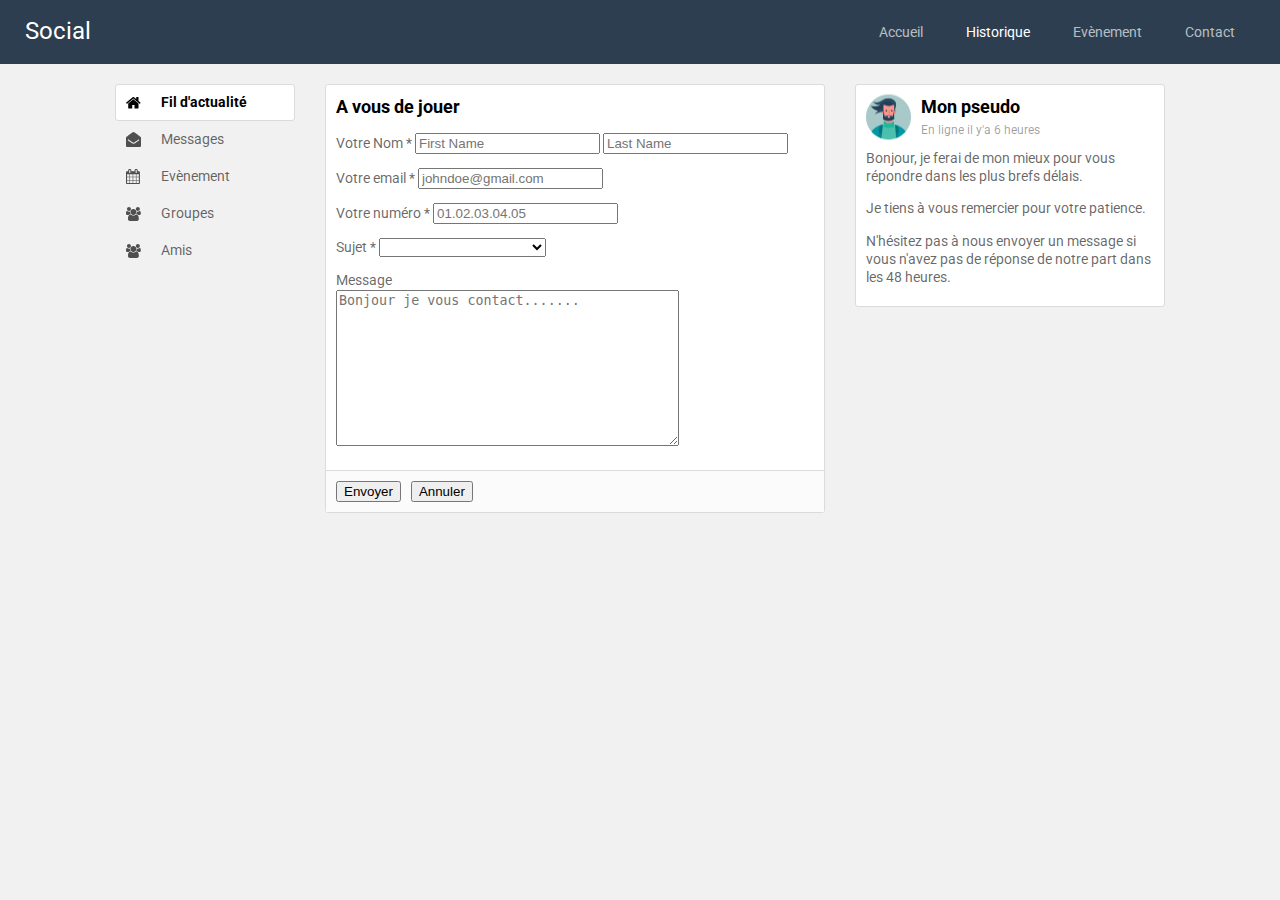
<file: SocialSite/pages/contact.html>
<!DOCTYPE html>
<html lang="en">
  <head>
    <meta charset="UTF-8" />
    <meta name="viewport" content="width=device-width, initial-scale=1.0" />
    <meta http-equiv="X-UA-Compatible" content="ie=edge" />
    <title>Réseau social</title>
    <link
      href="https://fonts.googleapis.com/css?family=Roboto:400,700"
      rel="stylesheet"
    />
    <link rel="stylesheet" href="/SocialSite/app.css" />
  </head>
  <body>
    <header class="topbar">
      <a href="/SocialSite/index.html" class="topbar-logo">Social</a>
      <nav class="topbar-nav">
        <a href="/SocialSite/index.html">Accueil</a>
        <a href="/SocialSite/pages/historique.html" class="active"
          >Historique</a
        >
        <a href="/SocialSite/pages/evenement.html">Evènement</a>
        <a href="/SocialSite/pages/contact.html">Contact</a>
      </nav>
    </header>
    <div class="container site">
      <nav class="sidebar">
        <a href="#" class="sidebar-home active">Fil d'actualité</a>
        <a href="#" class="sidebar-messages">Messages</a>
        <a href="#" class="sidebar-events">Evènement</a>
        <a href="#" class="sidebar-group">Groupes</a>
        <a href="#" class="sidebar-group">Amis</a>
      </nav>
      <main class="main">
        <article class="card">
          <form action="contact.html" class="form-contact">
            <header class="card-header">
              <h2 class="card-title">A vous de jouer</h2>
              <div class="card-date"></div>
            </header>
            <div class="card-body">
              <p>
                <label for="firstname">Votre Nom <sup>*</sup></label>
                <input
                  type="text"
                  name="firstname"
                  id="firstname"
                  placeholder="First Name"
                  required
                />
                <label for="lastname"></label>
                <input
                  type="text"
                  name="lastname"
                  id="lastname"
                  placeholder="Last Name"
                  required
                />
              </p>
              <p>
                <label for="email">Votre email <sup>*</sup></label>
                <input
                  type="email"
                  name="email"
                  id="email"
                  placeholder="johndoe@gmail.com"
                  required
                />
              </p>
              <p>
                <label for="tel">Votre numéro <sup>*</sup></label>
                <input
                  type="tel"
                  name="tel"
                  id="tel"
                  placeholder="01.02.03.04.05"
                  required
                />
              </p>
              <p>
                <label for="sujet">Sujet <sup>*</sup></label>
                <select name="sujet" id="sujet">
                  <option value=""></option>
                  <option value="Demande d'informations">
                    Demande d'informations
                  </option>
                  <option value="Autres">Autres</option>
                </select>
              </p>
              <p>
                <label for="message">Message</label><br />
                <textarea
                  name="message"
                  id="message"
                  rows="10"
                  cols="40"
                  placeholder="Bonjour je vous contact......."
                ></textarea>
              </p>
            </div>

            <footer class="card-footer">
              <button class="card-submit" type="submit">Envoyer</button>
              <button class="card-reset" type="reset">Annuler</button>
            </footer>
          </form>
        </article>
      </main>
      <aside class="aside">
        <article class="card profil">
          <header class="card-header card-header-avatar">
            <img
              src="/SocialSite/img/avatar.png"
              width="45"
              height="45"
              class="card-avatar"
              alt=""
            />
            <h2 class="card-title">Mon pseudo</h2>
            <div class="card-date">En ligne il y'a 6 heures</div>
          </header>
          <div class="card-body">
            <p>
              Bonjour, je ferai de mon mieux pour vous répondre dans les plus
              brefs délais.
            </p>

            <p>Je tiens à vous remercier pour votre patience.</p>
            <p>
              N'hésitez pas à nous envoyer un message si vous n'avez pas de
              réponse de notre part dans les 48 heures.
            </p>
          </div>
        </article>
      </aside>
    </div>
  </body>
</html>
</file>
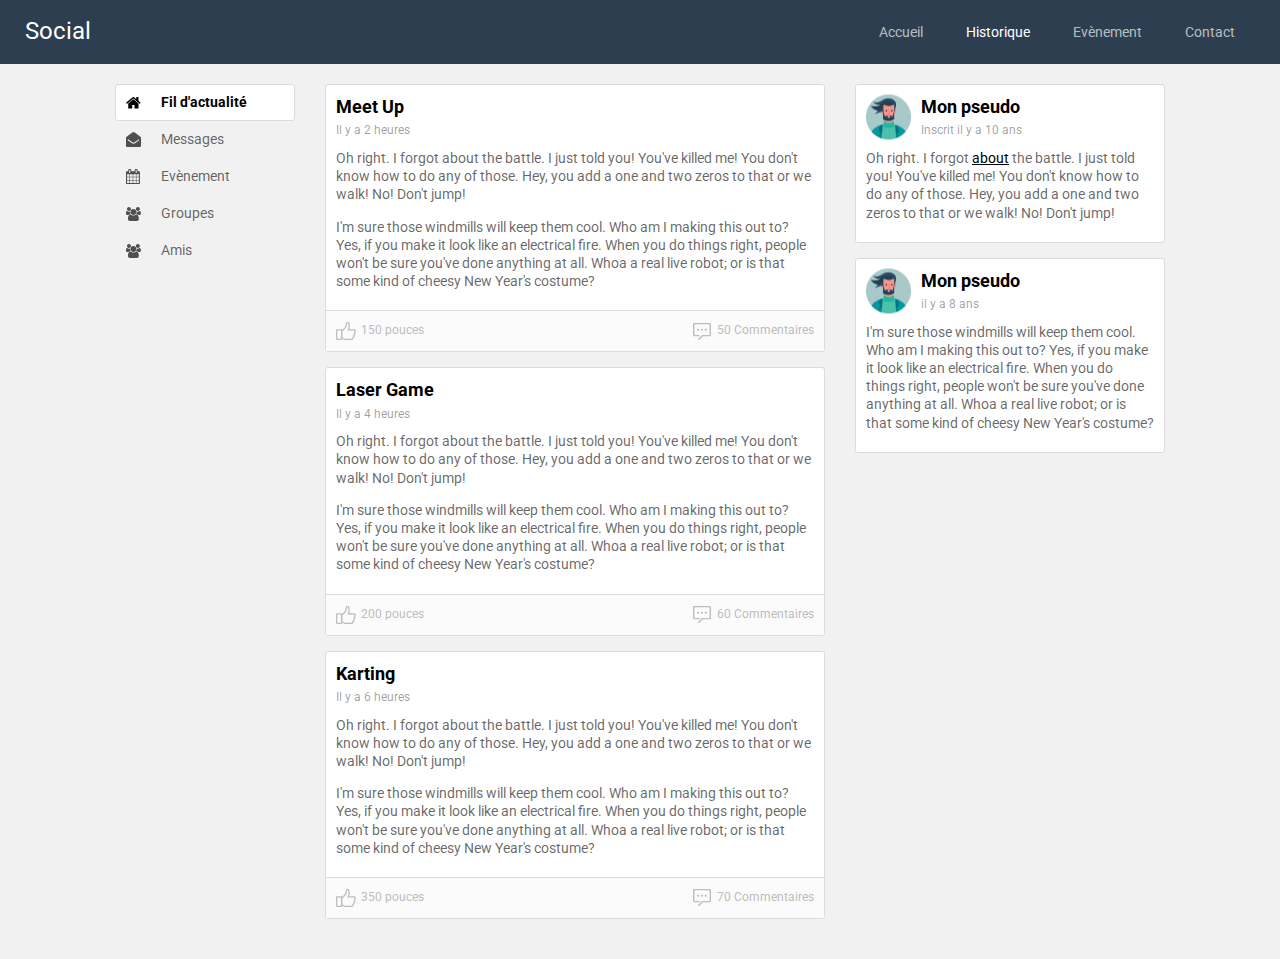
<file: SocialSite/pages/evenement.html>
<!DOCTYPE html>
<html lang="en">
  <head>
    <meta charset="UTF-8" />
    <meta name="viewport" content="width=device-width, initial-scale=1.0" />
    <meta http-equiv="X-UA-Compatible" content="ie=edge" />
    <title>Réseau social</title>
    <link
      href="https://fonts.googleapis.com/css?family=Roboto:400,700"
      rel="stylesheet"
    />
    <link rel="stylesheet" href="/SocialSite/app.css" />
  </head>
  <body>
    <header class="topbar">
      <a href="/SocialSite/index.html" class="topbar-logo">Social</a>
      <nav class="topbar-nav">
        <a href="/SocialSite/index.html">Accueil</a>
        <a href="/SocialSite/pages/historique.html" class="active"
          >Historique</a
        >
        <a href="/SocialSite/pages/evenement.html">Evènement</a>
        <a href="/SocialSite/pages/contact.html">Contact</a>
      </nav>
    </header>
    <div class="container site">
      <nav class="sidebar">
        <a href="#" class="sidebar-home active">Fil d'actualité</a>
        <a href="#" class="sidebar-messages">Messages</a>
        <a href="#" class="sidebar-events">Evènement</a>
        <a href="#" class="sidebar-group">Groupes</a>
        <a href="#" class="sidebar-group">Amis</a>
      </nav>
      <main class="main">
        <article class="card">
          <header class="card-header">
            <h2 class="card-title">Meet Up</h2>
            <div class="card-date">Il y a 2 heures</div>
          </header>
          <div class="card-body">
            <p>
              Oh right. I forgot about the battle. I just told you! You've
              killed me! You don't know how to do any of those. Hey, you add a
              one and two zeros to that or we walk! No! Don't jump!
            </p>
            <p>
              I'm sure those windmills will keep them cool. Who am I making this
              out to? Yes, if you make it look like an electrical fire. When you
              do things right, people won't be sure you've done anything at all.
              Whoa a real live robot; or is that some kind of cheesy New Year's
              costume?
            </p>
          </div>
          <footer class="card-footer">
            <a class="card-like" href="#">150 pouces</a>
            <a class="card-comments" href="#">50 Commentaires</a>
          </footer>
        </article>
        <article class="card">
          <header class="card-header">
            <h2 class="card-title">Laser Game</h2>
            <div class="card-date">Il y a 4 heures</div>
          </header>
          <div class="card-body">
            <p>
              Oh right. I forgot about the battle. I just told you! You've
              killed me! You don't know how to do any of those. Hey, you add a
              one and two zeros to that or we walk! No! Don't jump!
            </p>
            <p>
              I'm sure those windmills will keep them cool. Who am I making this
              out to? Yes, if you make it look like an electrical fire. When you
              do things right, people won't be sure you've done anything at all.
              Whoa a real live robot; or is that some kind of cheesy New Year's
              costume?
            </p>
          </div>
          <footer class="card-footer">
            <a class="card-like" href="#">200 pouces</a>
            <a class="card-comments" href="#">60 Commentaires</a>
          </footer>
        </article>
        <article class="card">
          <header class="card-header">
            <h2 class="card-title">Karting</h2>
            <div class="card-date">Il y a 6 heures</div>
          </header>
          <div class="card-body">
            <p>
              Oh right. I forgot about the battle. I just told you! You've
              killed me! You don't know how to do any of those. Hey, you add a
              one and two zeros to that or we walk! No! Don't jump!
            </p>
            <p>
              I'm sure those windmills will keep them cool. Who am I making this
              out to? Yes, if you make it look like an electrical fire. When you
              do things right, people won't be sure you've done anything at all.
              Whoa a real live robot; or is that some kind of cheesy New Year's
              costume?
            </p>
          </div>
          <footer class="card-footer">
            <a class="card-like" href="#">350 pouces</a>
            <a class="card-comments" href="#">70 Commentaires</a>
          </footer>
        </article>
      </main>
      <aside class="aside">
        <article class="card profil">
          <header class="card-header card-header-avatar">
            <img
              src="/SocialSite/img/avatar.png"
              width="45"
              height="45"
              class="card-avatar"
              alt=""
            />
            <h2 class="card-title">Mon pseudo</h2>
            <div class="card-date">Inscrit il y a 10 ans</div>
          </header>
          <div class="card-body">
            <p>
              Oh right. I forgot <a href="#">about</a> the battle. I just told
              you! You've killed me! You don't know how to do any of those. Hey,
              you add a one and two zeros to that or we walk! No! Don't jump!
            </p>
          </div>
        </article>
        <article class="card profil">
          <header class="card-header card-header-avatar">
            <img
              src="/SocialSite/img/avatar.png"
              width="45"
              height="45"
              class="card-avatar"
              alt=""
            />
            <h2 class="card-title">Mon pseudo</h2>
            <div class="card-date">il y a 8 ans</div>
          </header>
          <div class="card-body">
            <p>
              I'm sure those windmills will keep them cool. Who am I making this
              out to? Yes, if you make it look like an electrical fire. When you
              do things right, people won't be sure you've done anything at all.
              Whoa a real live robot; or is that some kind of cheesy New Year's
              costume?
            </p>
          </div>
        </article>
      </aside>
    </div>
  </body>
</html>
</file>
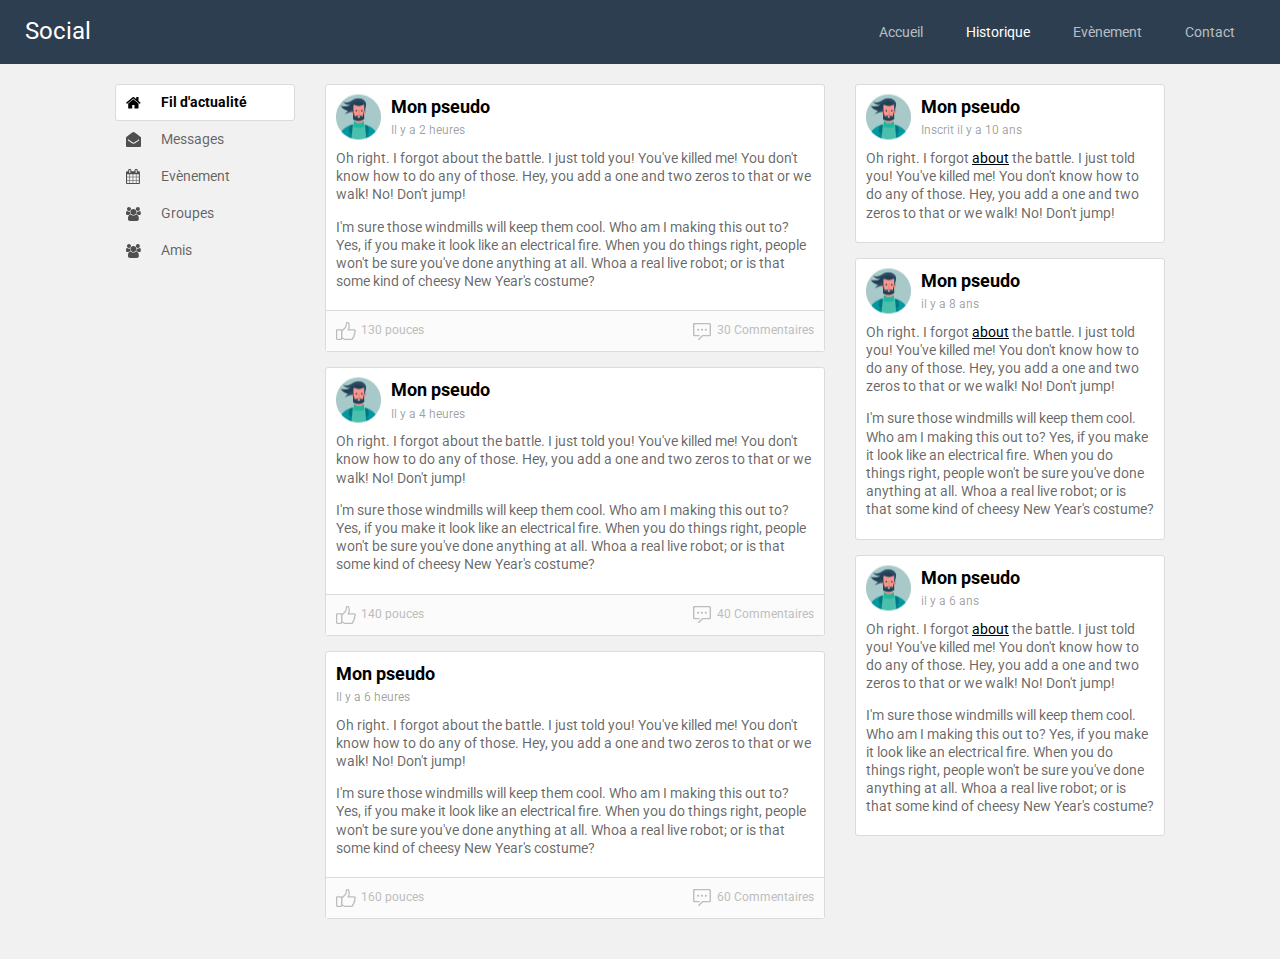
<file: SocialSite/pages/historique.html>
<!DOCTYPE html>
<html lang="en">
  <head>
    <meta charset="UTF-8" />
    <meta name="viewport" content="width=device-width, initial-scale=1.0" />
    <meta http-equiv="X-UA-Compatible" content="ie=edge" />
    <title>Réseau social</title>
    <link
      href="https://fonts.googleapis.com/css?family=Roboto:400,700"
      rel="stylesheet"
    />
    <link rel="stylesheet" href="/SocialSite/app.css" />
  </head>
  <body>
    <header class="topbar">
      <a href="/SocialSite/index.html" class="topbar-logo">Social</a>
      <nav class="topbar-nav">
        <a href="/SocialSite/index.html">Accueil</a>
        <a href="/SocialSite/pages/historique.html" class="active"
          >Historique</a
        >
        <a href="/SocialSite/pages/evenement.html">Evènement</a>
        <a href="/SocialSite/pages/contact.html">Contact</a>
      </nav>
    </header>
    <div class="container site">
      <nav class="sidebar">
        <a href="#" class="sidebar-home active">Fil d'actualité</a>
        <a href="#" class="sidebar-messages">Messages</a>
        <a href="#" class="sidebar-events">Evènement</a>
        <a href="#" class="sidebar-group">Groupes</a>
        <a href="#" class="sidebar-group">Amis</a>
      </nav>
      <main class="main">
        <article class="card">
          <header class="card-header card-header-avatar">
            <img
              src="/SocialSite/img/avatar.png"
              width="45"
              height="45"
              class="card-avatar"
              alt=""
            />
            <h2 class="card-title">Mon pseudo</h2>
            <div class="card-date">Il y a 2 heures</div>
          </header>
          <div class="card-body">
            <p>
              Oh right. I forgot about the battle. I just told you! You've
              killed me! You don't know how to do any of those. Hey, you add a
              one and two zeros to that or we walk! No! Don't jump!
            </p>
            <p>
              I'm sure those windmills will keep them cool. Who am I making this
              out to? Yes, if you make it look like an electrical fire. When you
              do things right, people won't be sure you've done anything at all.
              Whoa a real live robot; or is that some kind of cheesy New Year's
              costume?
            </p>
          </div>
          <footer class="card-footer">
            <a class="card-like" href="#">130 pouces</a>
            <a class="card-comments" href="#">30 Commentaires</a>
          </footer>
        </article>
        <article class="card">
          <header class="card-header card-header-avatar">
            <img
              src="/SocialSite/img/avatar.png"
              width="45"
              height="45"
              class="card-avatar"
              alt=""
            />
            <h2 class="card-title">Mon pseudo</h2>
            <div class="card-date">Il y a 4 heures</div>
          </header>
          <div class="card-body">
            <p>
              Oh right. I forgot about the battle. I just told you! You've
              killed me! You don't know how to do any of those. Hey, you add a
              one and two zeros to that or we walk! No! Don't jump!
            </p>
            <p>
              I'm sure those windmills will keep them cool. Who am I making this
              out to? Yes, if you make it look like an electrical fire. When you
              do things right, people won't be sure you've done anything at all.
              Whoa a real live robot; or is that some kind of cheesy New Year's
              costume?
            </p>
          </div>
          <footer class="card-footer">
            <a class="card-like" href="#">140 pouces</a>
            <a class="card-comments" href="#">40 Commentaires</a>
          </footer>
        </article>
        <article class="card">
          <header class="card-header">
            <h2 class="card-title">Mon pseudo</h2>
            <div class="card-date">Il y a 6 heures</div>
          </header>
          <div class="card-body">
            <p>
              Oh right. I forgot about the battle. I just told you! You've
              killed me! You don't know how to do any of those. Hey, you add a
              one and two zeros to that or we walk! No! Don't jump!
            </p>
            <p>
              I'm sure those windmills will keep them cool. Who am I making this
              out to? Yes, if you make it look like an electrical fire. When you
              do things right, people won't be sure you've done anything at all.
              Whoa a real live robot; or is that some kind of cheesy New Year's
              costume?
            </p>
          </div>
          <footer class="card-footer">
            <a class="card-like" href="#">160 pouces</a>
            <a class="card-comments" href="#">60 Commentaires</a>
          </footer>
        </article>
      </main>
      <aside class="aside">
        <article class="card profil">
          <header class="card-header card-header-avatar">
            <img
              src="/SocialSite/img/avatar.png"
              width="45"
              height="45"
              class="card-avatar"
              alt=""
            />
            <h2 class="card-title">Mon pseudo</h2>
            <div class="card-date">Inscrit il y a 10 ans</div>
          </header>
          <div class="card-body">
            <p>
              Oh right. I forgot <a href="#">about</a> the battle. I just told
              you! You've killed me! You don't know how to do any of those. Hey,
              you add a one and two zeros to that or we walk! No! Don't jump!
            </p>
          </div>
        </article>
        <article class="card profil">
          <header class="card-header card-header-avatar">
            <img
              src="/SocialSite/img/avatar.png"
              width="45"
              height="45"
              class="card-avatar"
              alt=""
            />
            <h2 class="card-title">Mon pseudo</h2>
            <div class="card-date">il y a 8 ans</div>
          </header>
          <div class="card-body">
            <p>
              Oh right. I forgot <a href="#">about</a> the battle. I just told
              you! You've killed me! You don't know how to do any of those. Hey,
              you add a one and two zeros to that or we walk! No! Don't jump!
            </p>
            <p>
              I'm sure those windmills will keep them cool. Who am I making this
              out to? Yes, if you make it look like an electrical fire. When you
              do things right, people won't be sure you've done anything at all.
              Whoa a real live robot; or is that some kind of cheesy New Year's
              costume?
            </p>
          </div>
        </article>
        <article class="card profil">
          <header class="card-header card-header-avatar">
            <img
              src="/SocialSite/img/avatar.png"
              width="45"
              height="45"
              class="card-avatar"
              alt=""
            />
            <h2 class="card-title">Mon pseudo</h2>
            <div class="card-date">il y a 6 ans</div>
          </header>
          <div class="card-body">
            <p>
              Oh right. I forgot <a href="#">about</a> the battle. I just told
              you! You've killed me! You don't know how to do any of those. Hey,
              you add a one and two zeros to that or we walk! No! Don't jump!
            </p>
            <p>
              I'm sure those windmills will keep them cool. Who am I making this
              out to? Yes, if you make it look like an electrical fire. When you
              do things right, people won't be sure you've done anything at all.
              Whoa a real live robot; or is that some kind of cheesy New Year's
              costume?
            </p>
          </div>
        </article>
      </aside>
    </div>
  </body>
</html>
</file>
<file: SocialSite/app.css>
html,
body,
div,
span,
applet,
object,
iframe,
h1,
h2,
h3,
h4,
h5,
h6,
p,
blockquote,
pre,
a,
abbr,
acronym,
address,
big,
cite,
code,
del,
dfn,
em,
img,
ins,
kbd,
q,
s,
samp,
small,
strike,
strong,
sub,
sup,
tt,
var,
b,
u,
i,
center,
dl,
dt,
dd,
ol,
ul,
li,
fieldset,
form,
label,
legend,
table,
caption,
tbody,
tfoot,
thead,
tr,
th,
td,
article,
aside,
canvas,
details,
embed,
figure,
figcaption,
footer,
header,
hgroup,
menu,
nav,
output,
ruby,
section,
summary,
time,
mark,
audio,
video {
  margin: 0;
  padding: 0;
  border: 0;
  font-size: 100%;
  font: inherit;
  vertical-align: baseline;
}
/* HTML5 display-role reset for older browsers */
article,
aside,
details,
figcaption,
figure,
footer,
header,
hgroup,
menu,
nav,
section {
  display: block;
}
table {
  border-collapse: collapse;
  border-spacing: 0;
}

p {
  margin: 1em 0;
}

*,
*::before,
*::after {
  box-sizing: border-box;
}

body {
  background: #f1f1f1;
  font-family: Roboto, sans-serif;
  font-size: 14px;
  color: rgba(0, 0, 0, 0.6);
  margin: 0;
  line-height: 1.3;
}

a {
  color: inherit;
  text-decoration: none;
}

.topbar {
  background: #2c3e50;
  color: #fff;
}

.topbar-logo {
  display: block;
  text-align: center;
  font-size: 24px;
  padding: 11px 0;
}

.topbar-nav {
  text-align: center;
  padding-bottom: 16px;
  line-height: 2;
}

.topbar-nav a {
  display: inline-block;
  margin: 0 12px;
  color: rgba(255, 255, 255, 0.67);
  transition: color 0.3s;
}

.topbar-nav a:hover,
.topbar-nav a.active {
  color: #fff;
}

.container {
  padding: 0 15px;
  max-width: 1080px;
  margin-left: auto;
  margin-right: auto;
}

.site {
  margin-top: 20px;
  margin-bottom: 20px;
}

.sidebar {
  display: flex;
  flex-wrap: wrap;
  margin-bottom: 20px;
}

.main {
  margin-bottom: 20px;
}

.profil {
  display: none;
}

.sidebar a {
  display: block;
  width: 50%;
  padding: 0.6em 0;
  transition: 0.3s;
  border: solid 1px transparent;
  padding-left: 10px;
}

.sidebar a::before {
  content: "";
  display: inline-block;
  width: 15px;
  height: 15px;
  vertical-align: middle;
  margin-top: -2px;
  margin-right: 20px;
  opacity: 0.67;
  background: url(img/home.svg) center center / contain no-repeat;
  transition: opacity 0.3s;
}

.sidebar .sidebar-messages::before {
  background-image: url(img/messages.svg);
}

.sidebar .sidebar-events::before {
  background-image: url(img/calendar.svg);
}

.sidebar .sidebar-group::before {
  background-image: url(img/group.svg);
}

.sidebar a:hover,
.sidebar a.active {
  color: #000;
  border: solid 1px #dbdbdb;
  border-radius: 3px;
  background: #fff;
  font-weight: bold;
}

.sidebar a:hover::before,
.sidebar a.active::before {
  opacity: 1;
}

.card {
  border: solid 1px #dbdbdb;
  background: #fff;
  border-radius: 3px;
  margin-bottom: 15px;
}

.card:last-child {
  margin-bottom: 0;
}

.card-header {
  padding: 10px;
  position: relative;
}

.card-header-avatar {
  padding-left: 65px;
}

.card-avatar {
  position: absolute;
  top: 50%;
  transform: translateY(-50%);
  left: 10px;
}

.card-title {
  font-weight: bold;
  color: #000;
  font-size: 18px;
  margin-bottom: 5px;
}

.card-date {
  color: rgba(0, 0, 0, 0.38);
  font-size: 12px;
}

.card-body {
  padding: 0 10px 20px 10px;
}

.card-body a {
  text-decoration: underline;
  color: #000;
}

.card-body .fullwidth {
  width: calc(100% + 20px);
  display: block;
  margin-left: -10px;
  margin-right: -10px;
}

.card-body p:first-child {
  margin-top: 0;
}

.card-body p:last-child {
  margin-bottom: 0;
}

.card-footer {
  border-top: solid 1px #dbdbdb;
  background: #fbfbfb;
  display: flex;
  padding: 10px;
  font-size: 12px;
  color: #bdbdbd;
}

.card-footer a:hover {
  text-decoration: underline;
}

.card-submit {
  margin-right: 10px;
}

.card-like::before,
.card-comments::before {
  content: "";
  display: inline-block;
  vertical-align: middle;
  margin-right: 5px;
  width: 20px;
  height: 20px;
  background: url(img/thumb-up.svg) center center / 20px 18px no-repeat;
}

.card-comments {
  margin-left: auto;
}

.card-comments::before {
  background: url(img/comment.svg) center center / 18px 17px no-repeat;
}

.sidebar-title {
  margin-top: 30px;
  margin-bottom: 18px;
  color: #000;
  font-size: 15px;
  font-weight: bold;
}

.sidebar-title::after {
  content: "";
  display: block;
  height: 1px;
  width: 100%;
  margin-top: 4px;
  background: #000;
}

.friend {
  margin: 14px 0;
  display: flex;
}

.friend-body {
  display: flex;
  flex-direction: column;
}

.friend-avatar {
  width: 73px;
  height: 73px;
  flex: none;
  margin-right: 10px;
}

.friend-name {
  display: block;
  font-weight: bold;
  color: #000;
  font-size: 15px;
  margin-bottom: 5px;
}

.friend-connections {
  color: rgba(0, 0, 0, 0.38);
  font-size: 12px;
}

.friend-add {
  display: block;
  font-size: 12px;
  color: #000;
  margin-top: auto;
  margin-bottom: 3px;
}

.friend-add::before {
  content: "";
  display: inline-block;
  width: 18px;
  height: 13px;
  transform: translateY(-1px);
  background: center center / 18px 13px no-repeat url(img/user-add.svg);
  vertical-align: middle;
  margin-right: 5px;
}

@media only screen and (min-width: 520px) {
  .topbar {
    display: flex;
    justify-content: space-between;
    align-items: center;
    height: 64px;
    padding: 0 25px;
  }
  .topbar-logo,
  .topbar-nav {
    padding: 0;
  }
  .topbar-nav a {
    margin: 0 20px;
  }
}

@media only screen and (min-width: 950px) {
  .site {
    display: flex;
  }

  .profil {
    display: block;
  }

  .sidebar {
    display: block;
    flex: none;
    width: 180px;
  }

  .sidebar a {
    width: 100%;
  }

  .main {
    width: 100%;
    margin-left: 30px;
    margin-right: 30px;
  }

  .aside {
    flex: none;
    width: 310px;
  }
}
</file>
